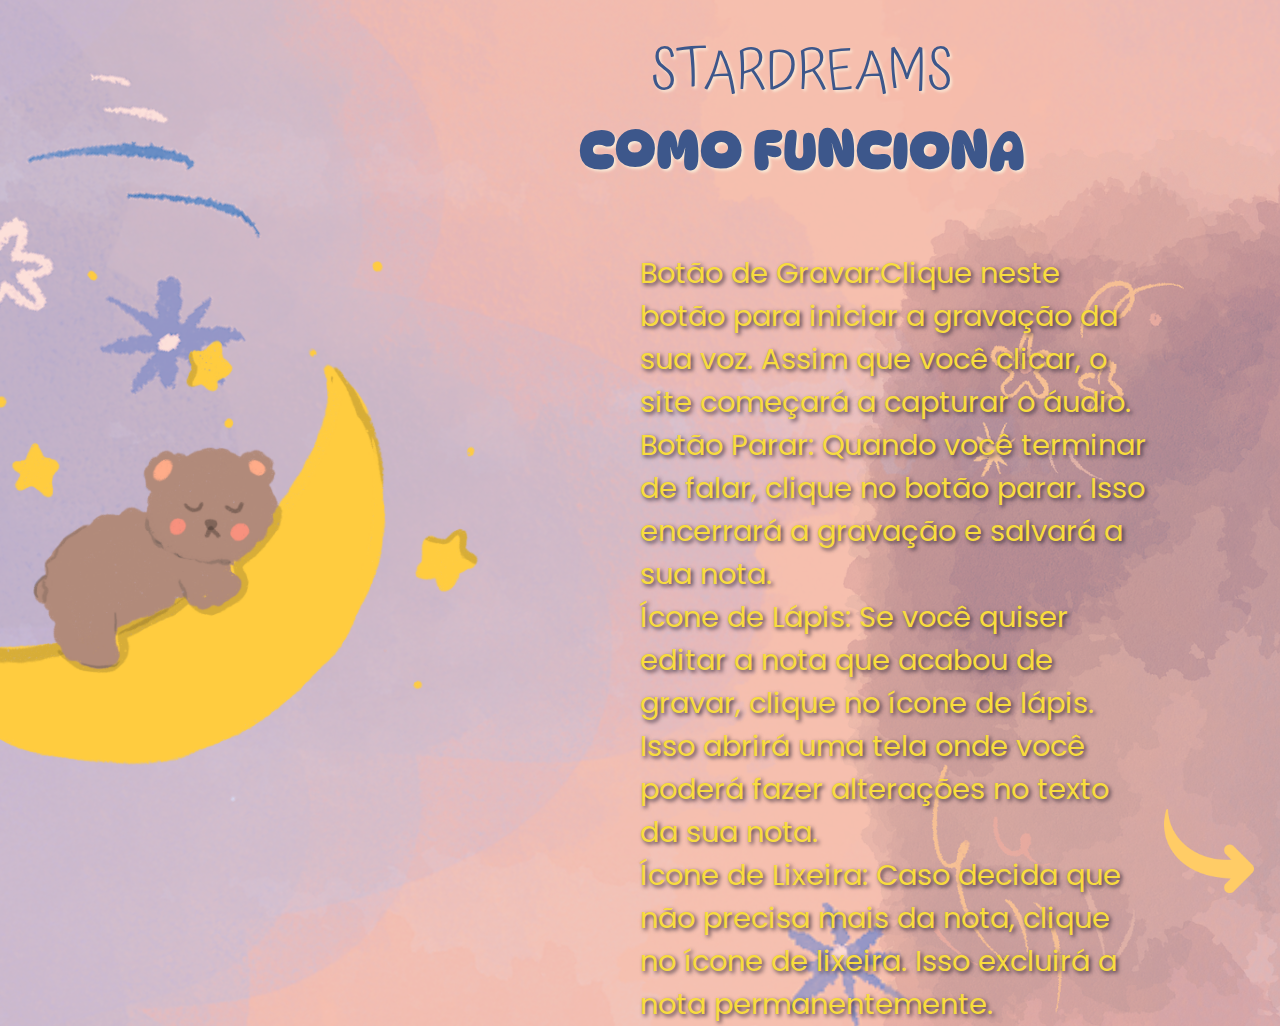
<file: instrucoes.html>
<!DOCTYPE html>
<html lang="en">

<head>
    <meta charset="UTF-8">
    <meta name="viewport" content="width=device-width, initial-scale=1.0">
    <link rel="stylesheet" href="instrucoes.css">

    <!--Fonte h1-->
    <link rel="preconnect" href="https://fonts.googleapis.com">
    <link rel="preconnect" href="https://fonts.gstatic.com" crossorigin>
    <link
        href="https://fonts.googleapis.com/css2?family=Atma:wght@300;400;500;600;700&family=Chewy&family=Coiny&family=Delius+Unicase&family=DynaPuff:wght@400..700&family=Outfit:wght@100..900&family=Sour+Gummy:ital,wght@0,100..900;1,100..900&display=swap"
        rel="stylesheet">

    <!--Fonte h2-->
    <link rel="preconnect" href="https://fonts.googleapis.com">
    <link rel="preconnect" href="https://fonts.gstatic.com" crossorigin>
    <link
        href="https://fonts.googleapis.com/css2?family=Atma:wght@300;400;500;600;700&family=Coiny&family=Delius+Unicase&family=DynaPuff:wght@400..700&family=Outfit:wght@100..900&family=Sour+Gummy:ital,wght@0,100..900;1,100..900&display=swap"
        rel="stylesheet">

    <!--Fonte instruções-->
    <link rel="preconnect" href="https://fonts.googleapis.com">
    <link rel="preconnect" href="https://fonts.gstatic.com" crossorigin>
    <link
        href="https://fonts.googleapis.com/css2?family=Atma:wght@300;400;500;600;700&family=Chewy&family=Coiny&family=Delius+Unicase&family=DynaPuff:wght@400..700&family=Outfit:wght@100..900&family=Poppins:ital,wght@0,100;0,200;0,300;0,400;0,500;0,600;0,700;0,800;0,900;1,100;1,200;1,300;1,400;1,500;1,600;1,700;1,800;1,900&family=Sour+Gummy:ital,wght@0,100..900;1,100..900&display=swap"
        rel="stylesheet">


    <title>StarDreams-instruções</title>
</head>

<body>
    <div class="img-ilustrativa">
        <img src="./imagens/urso-dormindo-lua.png" width="700px" alt="Imagem de um ursinho dormindo">
    </div>

    <div class="titulos">
        <h2>STARDREAMS</h2>
        <h1>COMO FUNCIONA</h1>
    </div>

    <div class="lista">
        <ul>
            <li>
                Botão de Gravar:Clique neste botão para iniciar a gravação da sua voz. Assim que você clicar,
                o
                site
                começará a capturar o áudio.
            </li>
            <li>
                Botão Parar: Quando você terminar de falar, clique no botão parar. Isso encerrará a
                gravação e
                salvará
                a sua nota.
            </li>
            <li>

                Ícone de Lápis: Se você quiser editar a nota que acabou de gravar, clique no ícone de
                lápis.
                Isso
                abrirá uma tela onde você poderá fazer alterações no texto da sua nota.
            </li>
            <li>

                Ícone de Lixeira: Caso decida que não precisa mais da nota, clique no ícone de lixeira.
                Isso
                excluirá a
                nota permanentemente.
            </li>
        </ul>
    </div>

    <div class="img-seta">
        <a href="notas.html"><img src="./imagens/seta-para-a-direita.png " width="90px" alt="seta"></a>
    </div>

</body>

</html>
</file>
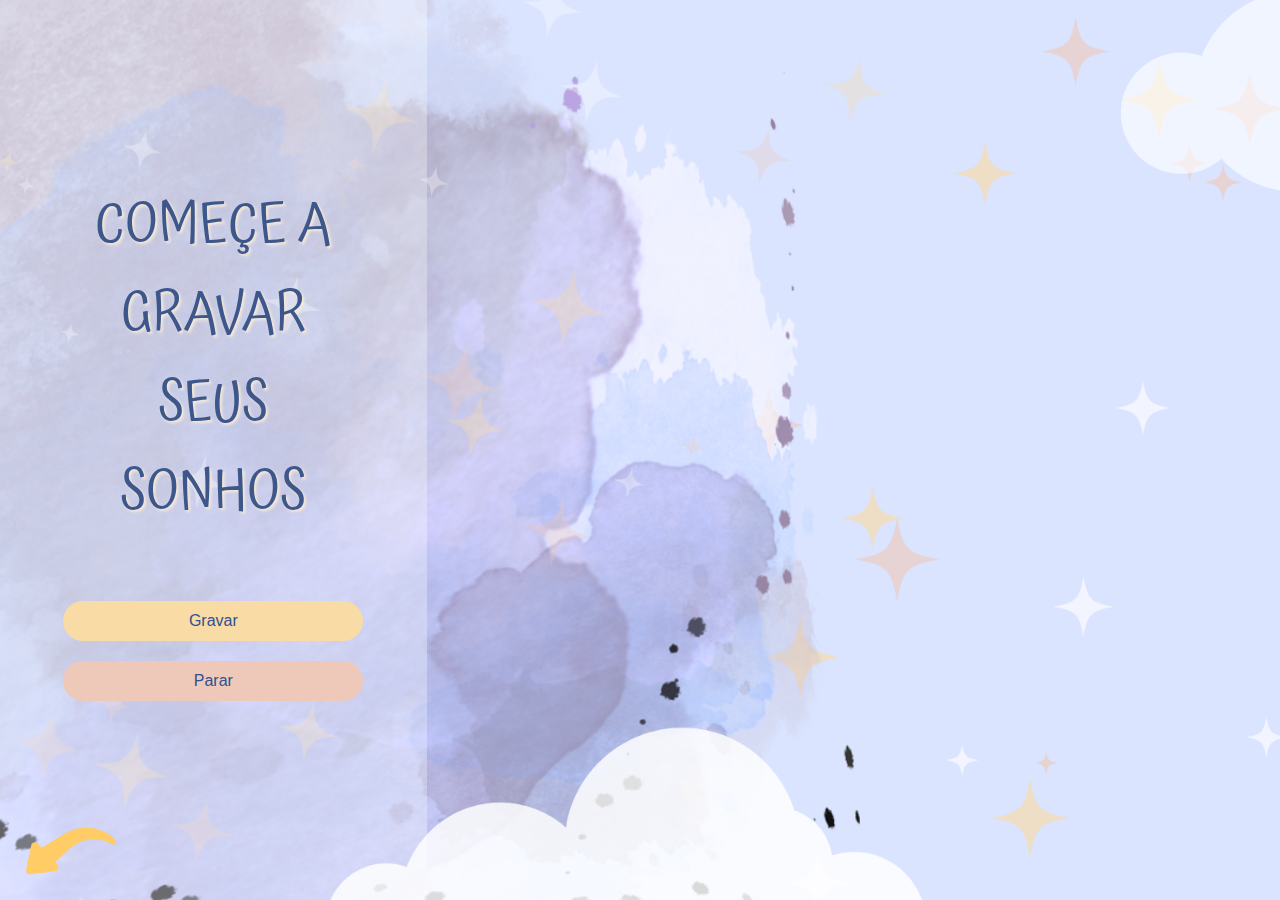
<file: notas.html>
<!DOCTYPE html>
<html lang="en">

<head>
    <meta charset="UTF-8">
    <meta name="viewport" content="width=device-width, initial-scale=1.0">

    <!--h2-->
    <link rel="preconnect" href="https://fonts.googleapis.com">
    <link rel="preconnect" href="https://fonts.gstatic.com" crossorigin>
    <link
        href="https://fonts.googleapis.com/css2?family=Atma:wght@300;400;500;600;700&family=Coiny&family=Delius+Unicase&family=DynaPuff:wght@400..700&family=Outfit:wght@100..900&family=Sour+Gummy:ital,wght@0,100..900;1,100..900&display=swap"
        rel="stylesheet">

    <!--notas-->
    <link rel="preconnect" href="https://fonts.googleapis.com">
    <link rel="preconnect" href="https://fonts.gstatic.com" crossorigin>
    <link
        href="https://fonts.googleapis.com/css2?family=Atma:wght@300;400;500;600;700&family=Chewy&family=Coiny&family=Delius+Unicase&family=DynaPuff:wght@400..700&family=Outfit:wght@100..900&family=Playpen+Sans:wght@100..800&family=Poiret+One&family=Poppins:ital,wght@0,100;0,200;0,300;0,400;0,500;0,600;0,700;0,800;0,900;1,100;1,200;1,300;1,400;1,500;1,600;1,700;1,800;1,900&family=Sour+Gummy:ital,wght@0,100..900;1,100..900&display=swap"
        rel="stylesheet">

    <link rel="stylesheet" href="notas.css">
    <title>StarDreams-notas</title>
</head>

<body>
    <main>
        <div class="container-gravacao">

            <div class="h2">
                <h2>COMEÇE A GRAVAR SEUS SONHOS</h2>
            </div>

            <div class="botoes">
                <button id="gravar">Gravar</button>
                <button id="parar">Parar</button>
            </div>

            <div class="img-seta">
                <a href="instrucoes.html"><img src="./imagens/seta-para-baixo-esquerda.png" width="90px" alt="seta"></a>
            </div>
        </div>

        <div class="container-cards">
        </div>
    </main>

    <script src="main.js"></script>
</body>

</html>
</file>
<file: instrucoes.css>
* {
    margin: 0;
    padding: 0;
    box-sizing: border-box;
}

:root {
    --cor-letras-lista: #f5d76ae3;
    --cor-h1: #3d578b;
    --cor-h2: #3d578b;
}

body {
    background-image: url(./imagens/instrucoes-fundo.png);
    overflow: hidden;
}

.img-ilustrativa {
    position: absolute;
    top: 20%;
    right: 60%;
}

.titulos {
    position: absolute;
    top: 3%;
    right: 20%;
    text-align: center;
}

h2 {
    font-family: "Atma", system-ui;
    font-optical-sizing: auto;
    font-weight: 350;
    font-size: 55px;
    font-style: normal;
    font-variation-settings:
        "wdth" 100;

    color: var(--cor-h2);
    text-shadow: 2px 2px 3px #FAEBD7;
}

h1 {

    font-family: "DynaPuff", serif;
    font-optical-sizing: auto;
    font-size: 55px;
    font-style: normal;
    font-variation-settings:
        "wdth" 100;

    color: var(--cor-h1);
    text-shadow: 2px 2px 3px #FAEBD7
}

.lista {
    position: absolute;
    width: 40%;
    top: 28%;
    right: 10%;
    text-align: left;

}

ul {
    list-style-type: none;

    font-family: "Poppins", sans-serif;
    font-weight: 400;
    font-style: normal;
    font-size: 29px;


    color: #f8dc3e;
    /* Amarelo dourado */
    text-shadow: 2px 2px 4px #3A2F3F;
    /* Sombra roxa escura */

}

.img-seta {
    position: absolute;
    bottom: 0;
    right: 2%;
}
</file>
<file: notas.css>
* {
    margin: 0;
    padding: 0;
}

:root {

    --background-container-gravacao: rgba(255, 255, 255, 0.3);
    --background-card: rgba(255, 255, 255, 0.705);
    --background-bts-editar-parar: rgba(197, 196, 196, 0.281);
    --background-button-gravar: #f9dba6;
    --background-button-hover-gravar: #fdd99a;
    --background-button-parar: #eec9ba;
    --background-button-hover-parar: #fac2ac;

    --color-h2: #3d578b;
    --color-texto-card: #9db6f8;
    --color-buttons: #30508f;
    --color-button-hover: rgb(155, 155, 154);
}

body {
    background: url("./imagens/fundo-notas.png");
    background-repeat: no-repeat;
    background-size: cover;
    height: 100vh;
    font-family: "Matemasie", sans-serif;
    font-style: normal;
}

main {
    /*border: 1px solid red;*/
    display: grid;
    grid-template-columns: 1fr 2fr;
    height: 100%;
}

.container-gravacao {
    /*border: 1px solid blue;*/
    background-color: var(--background-container-gravacao);
    display: flex;
    flex-direction: column;
    justify-content: center;
    align-items: center;
    gap: 45px;
    padding: 10px;
}

h2 {
    font-family: "Atma", system-ui;
    font-optical-sizing: auto;
    font-weight: 400;
    font-size: 55px;
    font-style: normal;
    font-variation-settings:
        "wdth" 100;
    color: var(--color-h2);
    text-shadow: 2px 2px 3px #FAEBD7;
    text-align: center;
}

.h2 {
    width: 60%;
}


#gravar,
#parar {
    border-radius: 20px;
    width: 300px;
    height: 40px;
    border: none;
    color: var(--color-buttons);
    font-size: 16px;
    display: block;
    margin: 20px;
}

#gravar {
    background-color: var(--background-button-gravar);
}

#gravar:hover {
    cursor: pointer;
    background-color: var(--background-button-hover-gravar);
    color: var(--color-button-hover);
}

#parar {
    background-color: var(--background-button-parar);
}

#parar:hover {
    cursor: pointer;
    background-color: var(--background-button-hover-parar);
    color: var(--color-button-hover);
}


.img-seta {
    position: absolute;
    bottom: 0;
    left: 2%;
}

.container-cards {
    /*border: 1px solid green;*/
    display: flex;
    flex-wrap: wrap;
    /*quebra linha*/
    gap: 10px;
    padding: 25px;
    overflow-y: auto;
    /*cria um scroll automatico*/
}

.card {
    background-color: var(--background-card);
    color: black;
    width: 350px;
    height: 250px;
    display: flex;
    flex-direction: column;
    justify-content: space-between;
    padding: 15px;
    border: 10px;

    font-family: "Playpen Sans", cursive;
    font-optical-sizing: auto;
    font-weight: 500;
    font-style: normal;
    font-size: 25px;
    color: var(--color-texto-card);
}

.bt-card {
    text-align: end;
}

#editar,
#excluir {
    width: 30px;
    margin: 5px;
    height: 30px;
    background-color: var(--background-bts-editar-parar);
    border-color: rgba(255, 255, 255, 0.452);
    border-radius: 50%;
}
</file>
